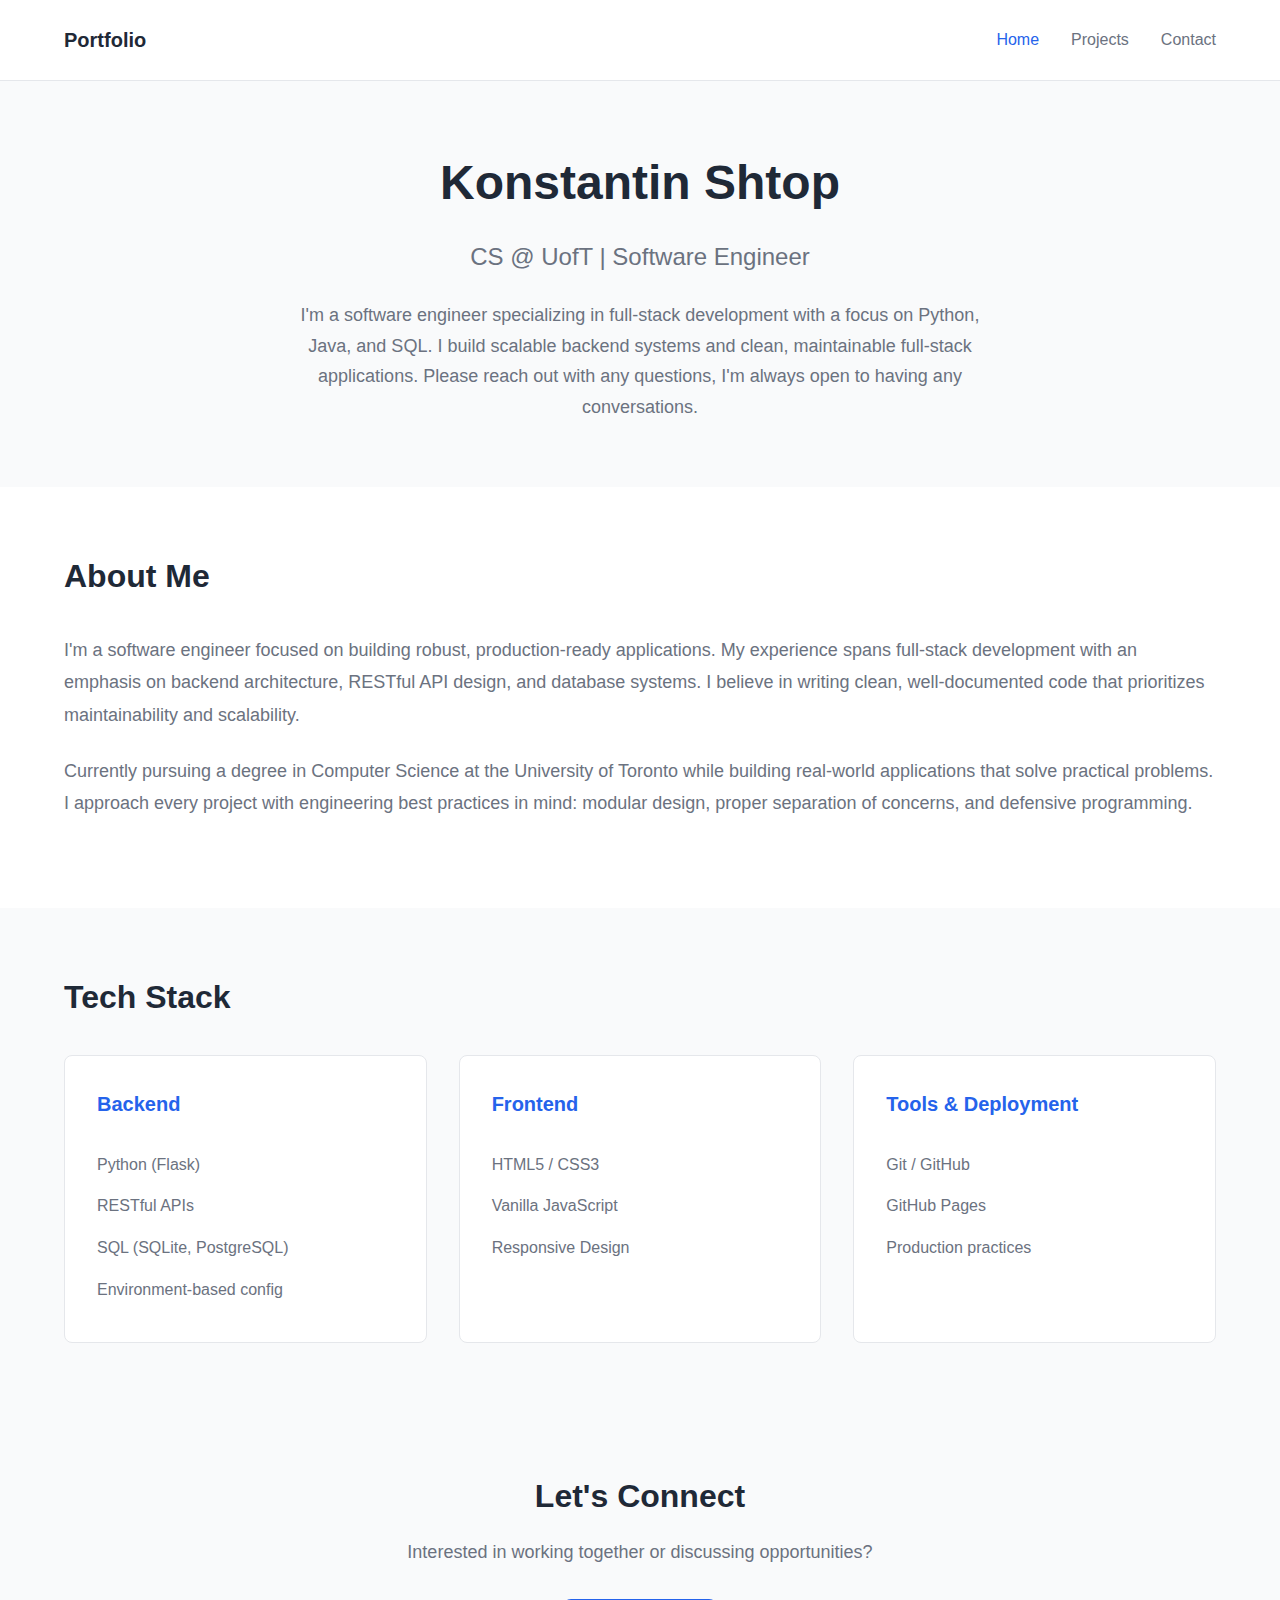
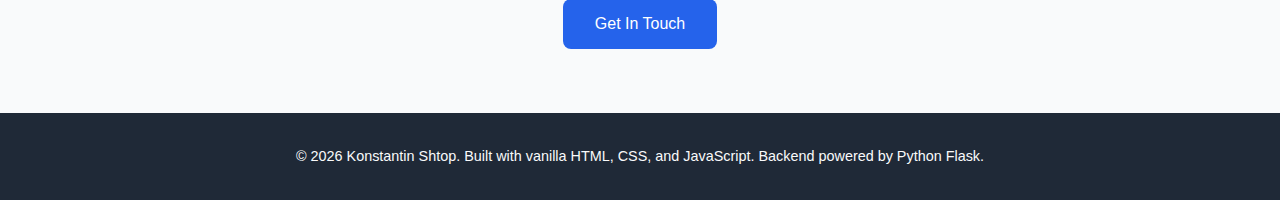
<file: index.html>
<!DOCTYPE html>
<html lang="en">
<head>
    <meta charset="UTF-8">
    <meta name="viewport" content="width=device-width, initial-scale=1.0">
    <meta name="description" content="Software Engineering Portfolio - Full-stack developer specializing in Python, SQL, and modern web technologies">
    <title>Portfolio | Software Engineer</title>
    <link rel="stylesheet" href="css/styles.css">
</head>
<body>
    <nav class="navbar">
        <div class="container">
            <div class="nav-brand">
                <a href="index.html">Portfolio</a>
            </div>
            <ul class="nav-links">
                <li><a href="index.html" class="active">Home</a></li>
                <li><a href="projects.html">Projects</a></li>
                <li><a href="contact.html">Contact</a></li>
            </ul>
        </div>
    </nav>

    <main>
        <section class="hero">
            <div class="container">
                <h1 class="hero-title">Konstantin Shtop</h1>
                <p class="hero-subtitle">CS @ UofT | Software Engineer</p>
                <p class="hero-description">
                    I'm a software engineer specializing in full-stack development with a focus on Python, Java, and SQL.
                    I build scalable backend systems and clean, maintainable full-stack applications.
                    Please reach out with any questions, I'm always open to having any conversations.
                </p>
            </div>
        </section>

        <section class="about">
            <div class="container">
                <h2>About Me</h2>
                <p>
                    I'm a software engineer focused on building robust, production-ready applications.
                    My experience spans full-stack development with an emphasis on backend architecture,
                    RESTful API design, and database systems. I believe in writing clean, well-documented
                    code that prioritizes maintainability and scalability.
                </p>
                <p>
                    Currently pursuing a degree in Computer Science at the University of Toronto while building real-world applications
                    that solve practical problems. I approach every project with engineering best practices
                    in mind: modular design, proper separation of concerns, and defensive programming.
                </p>
            </div>
        </section>

        <section class="tech-stack">
            <div class="container">
                <h2>Tech Stack</h2>
                <div class="tech-grid">
                    <div class="tech-category">
                        <h3>Backend</h3>
                        <ul>
                            <li>Python (Flask)</li>
                            <li>RESTful APIs</li>
                            <li>SQL (SQLite, PostgreSQL)</li>
                            <li>Environment-based config</li>
                        </ul>
                    </div>
                    <div class="tech-category">
                        <h3>Frontend</h3>
                        <ul>
                            <li>HTML5 / CSS3</li>
                            <li>Vanilla JavaScript</li>
                            <li>Responsive Design</li>
                        </ul>
                    </div>
                    <div class="tech-category">
                        <h3>Tools & Deployment</h3>
                        <ul>
                            <li>Git / GitHub</li>
                            <li>GitHub Pages</li>
                            <li>Production practices</li>
                        </ul>
                    </div>
                </div>
            </div>
        </section>

        <section class="cta">
            <div class="container">
                <h2>Let's Connect</h2>
                <p>Interested in working together or discussing opportunities?</p>
                <a href="contact.html" class="btn-primary">Get In Touch</a>
            </div>
        </section>
    </main>

    <footer>
        <div class="container">
            <p>&copy; 2026 Konstantin Shtop. Built with vanilla HTML, CSS, and JavaScript. Backend powered by Python Flask.</p>
        </div>
    </footer>
</body>
</html>
</file>
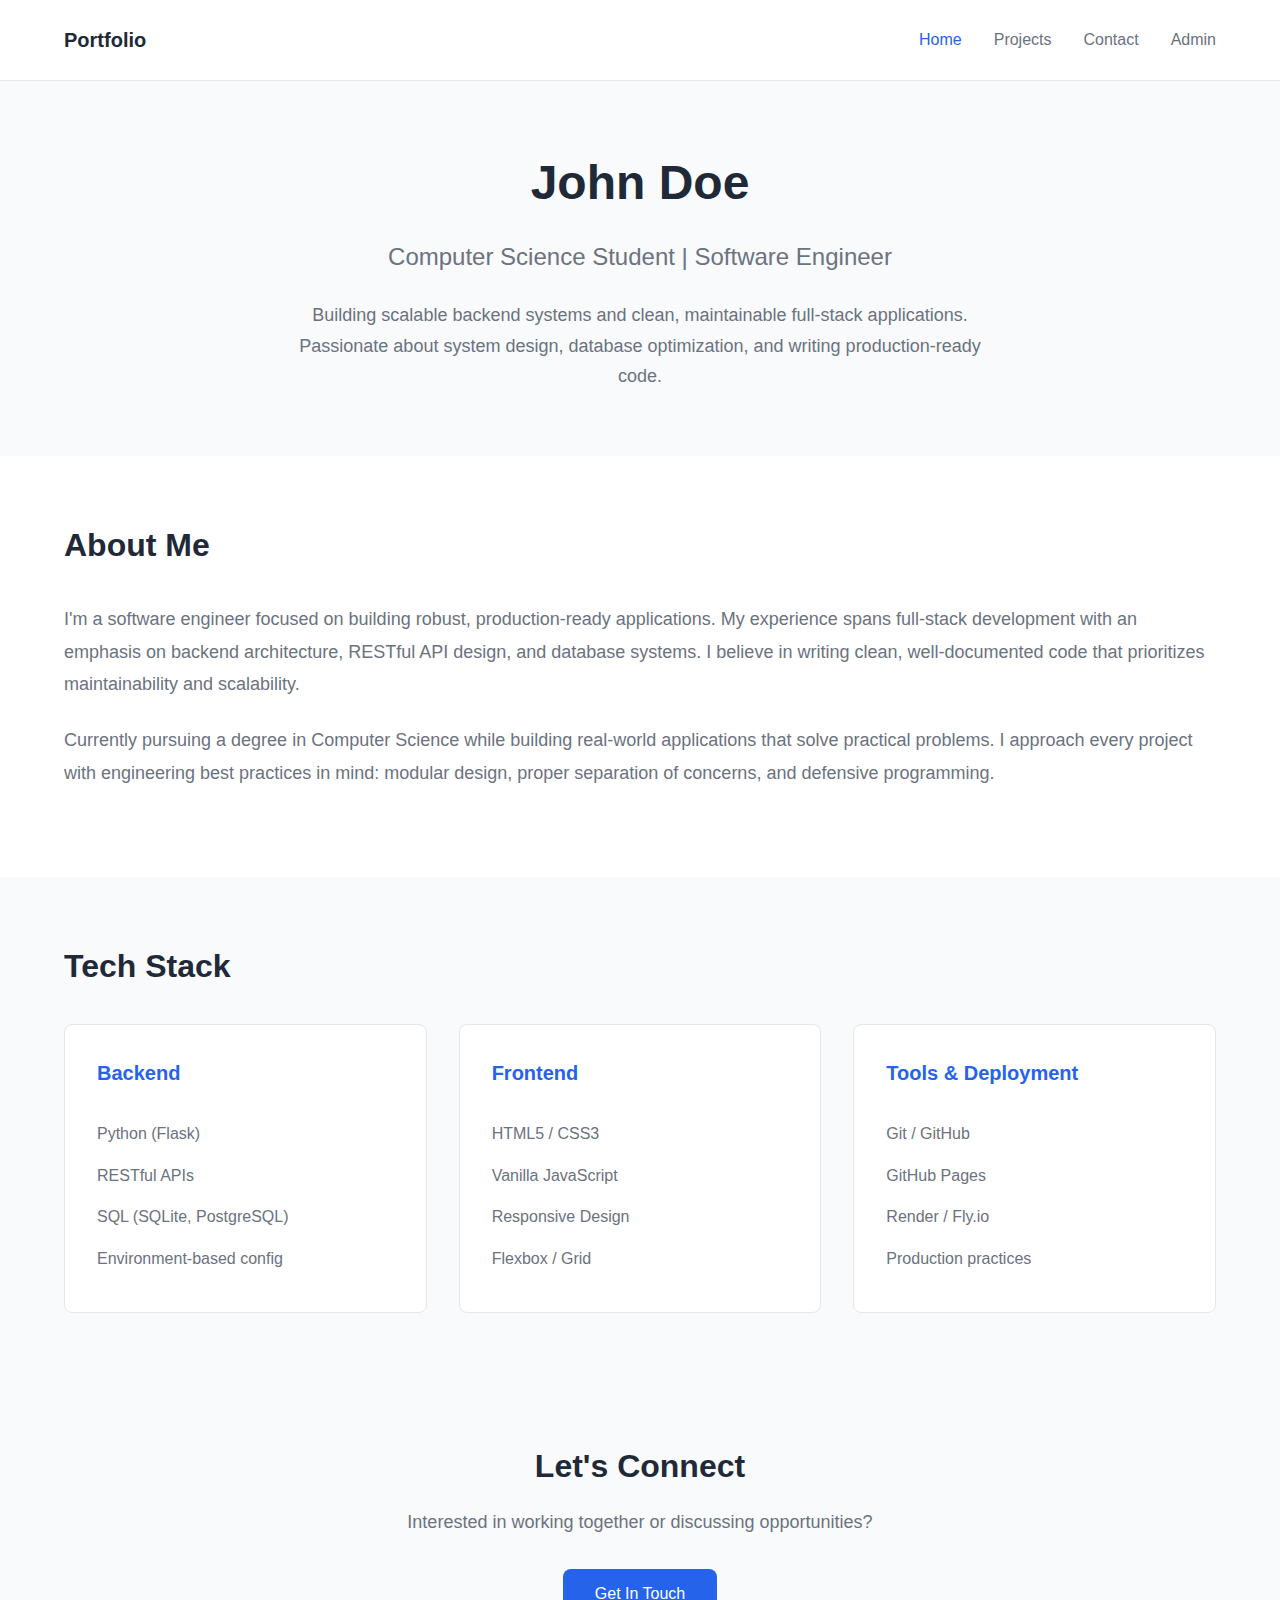
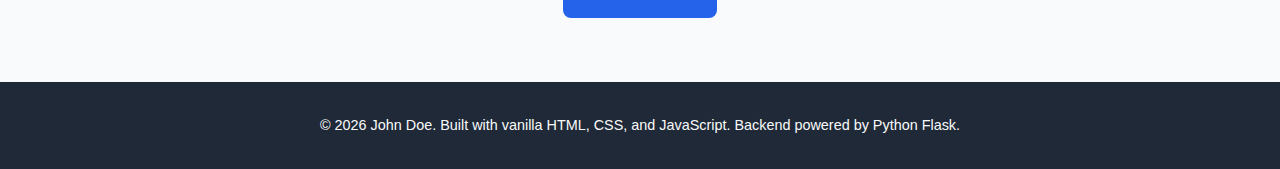
<file: frontend/index.html>
<!DOCTYPE html>
<html lang="en">
<head>
    <meta charset="UTF-8">
    <meta name="viewport" content="width=device-width, initial-scale=1.0">
    <meta name="description" content="Software Engineering Portfolio - Full-stack developer specializing in Python, SQL, and modern web technologies">
    <title>Portfolio | Software Engineer</title>
    <link rel="stylesheet" href="css/styles.css">
</head>
<body>
    <nav class="navbar">
        <div class="container">
            <div class="nav-brand">
                <a href="index.html">Portfolio</a>
            </div>
            <ul class="nav-links">
                <li><a href="index.html" class="active">Home</a></li>
                <li><a href="projects.html">Projects</a></li>
                <li><a href="contact.html">Contact</a></li>
                <li><a href="admin.html">Admin</a></li>
            </ul>
        </div>
    </nav>

    <main>
        <section class="hero">
            <div class="container">
                <h1 class="hero-title">John Doe</h1>
                <p class="hero-subtitle">Computer Science Student | Software Engineer</p>
                <p class="hero-description">
                    Building scalable backend systems and clean, maintainable full-stack applications.
                    Passionate about system design, database optimization, and writing production-ready code.
                </p>
            </div>
        </section>

        <section class="about">
            <div class="container">
                <h2>About Me</h2>
                <p>
                    I'm a software engineer focused on building robust, production-ready applications.
                    My experience spans full-stack development with an emphasis on backend architecture,
                    RESTful API design, and database systems. I believe in writing clean, well-documented
                    code that prioritizes maintainability and scalability.
                </p>
                <p>
                    Currently pursuing a degree in Computer Science while building real-world applications
                    that solve practical problems. I approach every project with engineering best practices
                    in mind: modular design, proper separation of concerns, and defensive programming.
                </p>
            </div>
        </section>

        <section class="tech-stack">
            <div class="container">
                <h2>Tech Stack</h2>
                <div class="tech-grid">
                    <div class="tech-category">
                        <h3>Backend</h3>
                        <ul>
                            <li>Python (Flask)</li>
                            <li>RESTful APIs</li>
                            <li>SQL (SQLite, PostgreSQL)</li>
                            <li>Environment-based config</li>
                        </ul>
                    </div>
                    <div class="tech-category">
                        <h3>Frontend</h3>
                        <ul>
                            <li>HTML5 / CSS3</li>
                            <li>Vanilla JavaScript</li>
                            <li>Responsive Design</li>
                            <li>Flexbox / Grid</li>
                        </ul>
                    </div>
                    <div class="tech-category">
                        <h3>Tools & Deployment</h3>
                        <ul>
                            <li>Git / GitHub</li>
                            <li>GitHub Pages</li>
                            <li>Render / Fly.io</li>
                            <li>Production practices</li>
                        </ul>
                    </div>
                </div>
            </div>
        </section>

        <section class="cta">
            <div class="container">
                <h2>Let's Connect</h2>
                <p>Interested in working together or discussing opportunities?</p>
                <a href="contact.html" class="btn-primary">Get In Touch</a>
            </div>
        </section>
    </main>

    <footer>
        <div class="container">
            <p>&copy; 2026 John Doe. Built with vanilla HTML, CSS, and JavaScript. Backend powered by Python Flask.</p>
        </div>
    </footer>
</body>
</html>
</file>
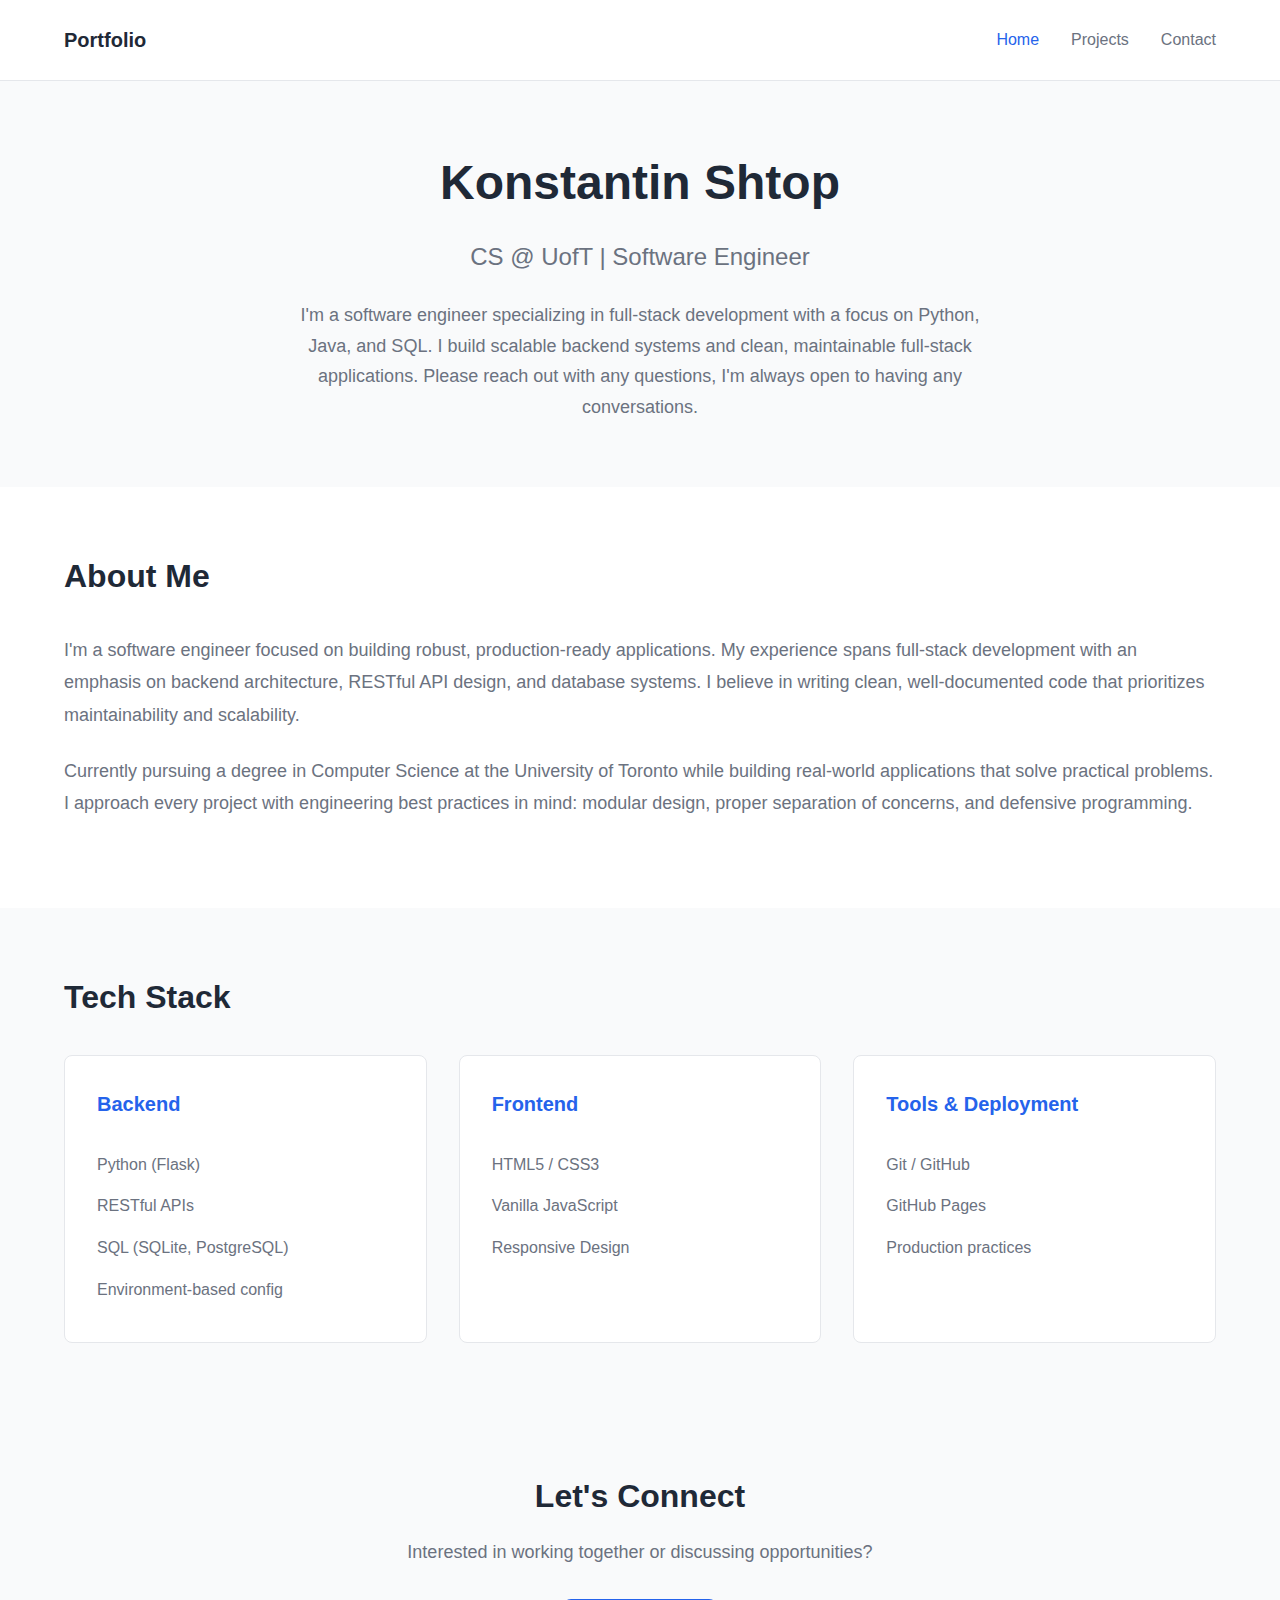
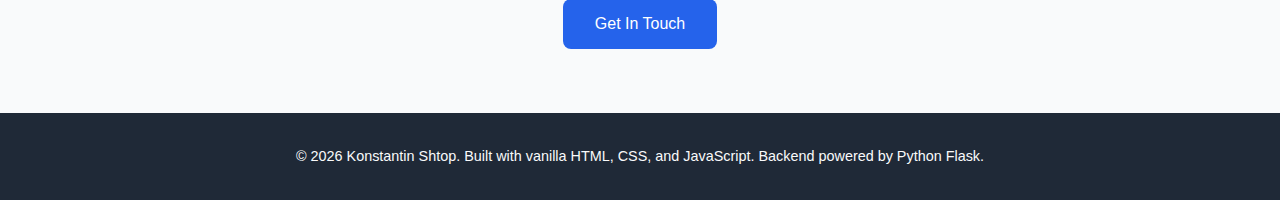
<file: admin.html>
<!DOCTYPE html>
<html lang="en">
<head>
    <meta charset="UTF-8">
    <meta name="viewport" content="width=device-width, initial-scale=1.0">
    <meta name="description" content="Admin - Manage portfolio projects">
    <title>Admin | Software Engineer Portfolio</title>
    <link rel="stylesheet" href="css/styles.css">
</head>
<body>
    <nav class="navbar">
        <div class="container">
            <div class="nav-brand">
                <a href="index.html">Portfolio</a>
            </div>
            <ul class="nav-links">
                <li><a href="index.html">Home</a></li>
                <li><a href="projects.html">Projects</a></li>
                <li><a href="contact.html">Contact</a></li>
                <li><a href="chat.html">AI Chat</a></li>
            </ul>
        </div>
    </nav>

    <main>
        <section class="page-header">
            <div class="container">
                <h1>Admin Panel</h1>
                <p>Add new projects to your portfolio</p>
            </div>
        </section>

        <section class="admin-section">
            <div class="container">
                <div class="admin-notice">
                    <p><strong>Security Notice:</strong> This admin panel has no authentication by design for portfolio demonstration purposes. In a production environment, this would include proper authentication, authorization, and CSRF protection.</p>
                </div>

                <div class="admin-form-container">
                    <h2>Add New Project</h2>
                    
                    <div id="admin-message" class="form-message" style="display: none;"></div>

                    <div id="project-form-wrapper">
                        <div class="form-group">
                            <label for="project-title">Project Title *</label>
                            <input 
                                type="text" 
                                id="project-title" 
                                name="title" 
                                required 
                                placeholder="e.g., Real-time Chat Application"
                                maxlength="200"
                            >
                        </div>

                        <div class="form-group">
                            <label for="project-description">Description / Problem Statement *</label>
                            <textarea 
                                id="project-description" 
                                name="description" 
                                required 
                                rows="6" 
                                placeholder="Describe the problem this project solves and your technical approach..."
                                maxlength="2000"
                            ></textarea>
                            <small>Include: Problem statement, technical approach, and key features</small>
                        </div>

                        <div class="form-group">
                            <label for="project-tech">Tech Stack *</label>
                            <input 
                                type="text" 
                                id="project-tech" 
                                name="tech_stack" 
                                required 
                                placeholder="e.g., Python, Flask, WebSocket, PostgreSQL, Redis"
                                maxlength="300"
                            >
                            <small>Comma-separated list of technologies used</small>
                        </div>

                        <div class="form-group">
                            <label for="project-github">GitHub URL</label>
                            <input 
                                type="url" 
                                id="project-github" 
                                name="github_url" 
                                placeholder="https://github.com/yourusername/project-name"
                                maxlength="300"
                            >
                            <small>Optional: Link to project repository</small>
                        </div>

                        <button 
                            type="button" 
                            id="submit-project-btn" 
                            class="btn-primary"
                            onclick="submitProject()"
                        >
                            Add Project
                        </button>
                    </div>
                </div>
            </div>
        </section>
    </main>

    <footer>
        <div class="container">
            <p>&copy; 2026 Konstantin Shtop. Built with vanilla HTML, CSS, and JavaScript. Backend powered by Python Flask.</p>
        </div>
    </footer>

    <script src="js/main.js"></script>
    
    <!-- SECURE PASSWORD PROTECTION -->
    <script>
        // Password is stored securely on backend, not in code
        let adminToken = sessionStorage.getItem('admin_token');
        
        async function checkAdminAccess() {
            // If already authenticated this session
            if (adminToken) {
                return true;
            }
            
            // Prompt for password
            const password = prompt("🔐 Admin Access Required\n\nEnter password:");
            
            if (password === null) {
                // User clicked cancel
                window.location.href = "index.html";
                return false;
            }
            
            // Verify password with backend
            try {
                const response = await fetch(`${API_BASE_URL}/api/admin/verify`, {
                    method: 'POST',
                    headers: {'Content-Type': 'application/json'},
                    body: JSON.stringify({password: password})
                });
                
                const data = await response.json();
                
                if (response.ok && data.success) {
                    // Store token for this session
                    adminToken = data.token;
                    sessionStorage.setItem('admin_token', adminToken);
                    return true;
                } else {
                    alert("❌ Incorrect password. Access denied.");
                    window.location.href = "index.html";
                    return false;
                }
                
            } catch (error) {
                console.error('Admin verification error:', error);
                alert("❌ Unable to verify password. Please try again.");
                window.location.href = "index.html";
                return false;
            }
        }
        
        // Check on page load
        window.addEventListener('DOMContentLoaded', async () => {
            const hasAccess = await checkAdminAccess();
            if (!hasAccess) {
                document.body.innerHTML = '<div style="text-align:center;margin-top:50px;"><h2>Access Denied</h2><p><a href="index.html">Return Home</a></p></div>';
            }
        });
        
        // Protect the submit function
        const originalSubmit = window.submitProject;
        window.submitProject = async function() {
            const hasAccess = await checkAdminAccess();
            if (hasAccess) {
                originalSubmit();
            }
        };
    </script>
</body>
</html>
</file>
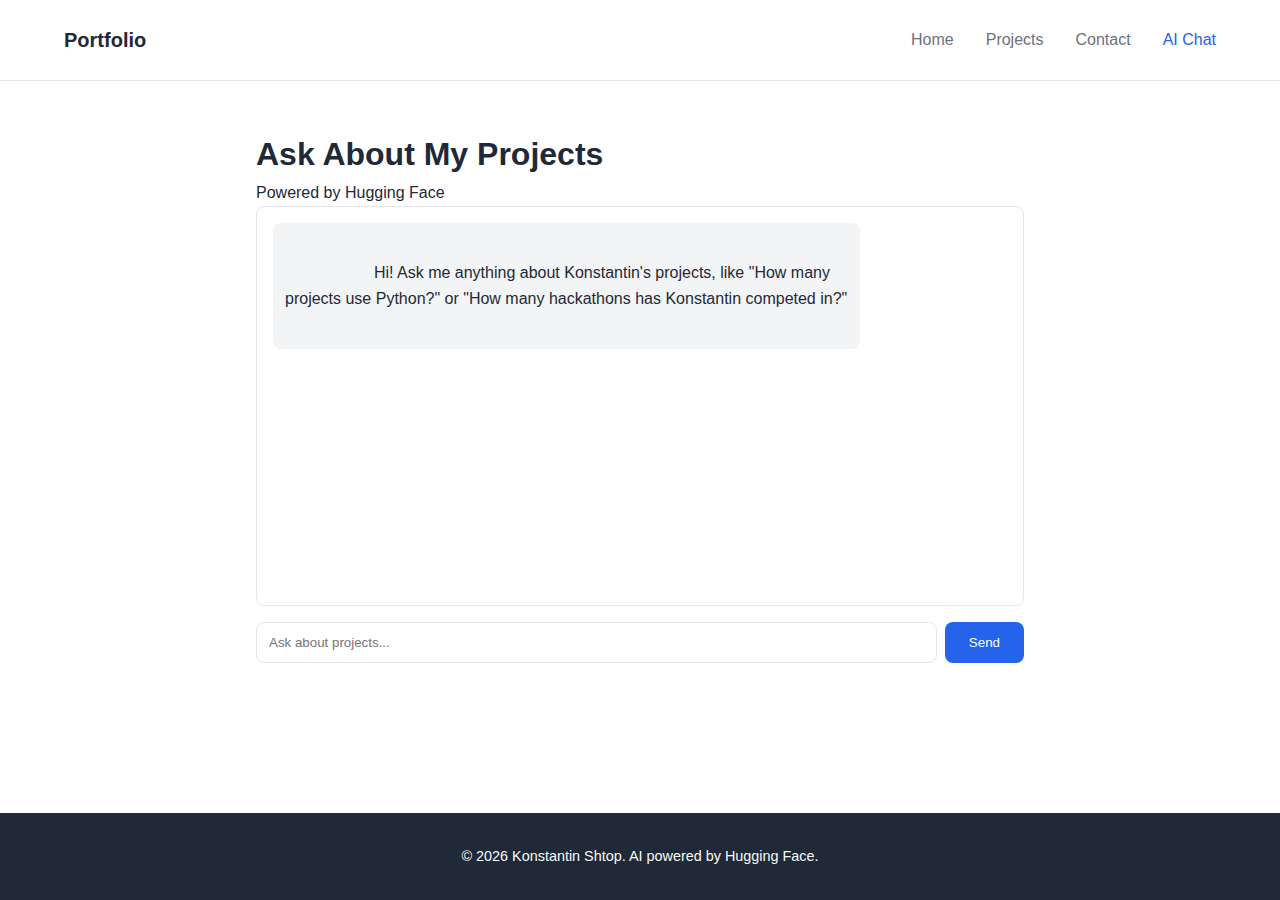
<file: chat.html>
<!DOCTYPE html>
<html lang="en">
<head>
    <meta charset="UTF-8">
    <meta name="viewport" content="width=device-width, initial-scale=1.0">
    <title>AI Chat | Portfolio</title>
    <link rel="stylesheet" href="css/styles.css">
    <style>
        .chat-container {
            max-width: 800px;
            margin: 2rem auto;
            padding: 1rem;
        }
        .chat-box {
            border: 1px solid #e5e7eb;
            border-radius: 8px;
            height: 400px;
            overflow-y: auto;
            padding: 1rem;
            margin-bottom: 1rem;
            background: white;
        }
        .message {
            margin-bottom: 1rem;
            padding: 0.75rem;
            border-radius: 8px;
            max-width: 80%;
            white-space: pre-wrap; /* render \n from AI responses */
        }
        .message.user {
            background: #2563eb;
            color: white;
            margin-left: auto;
        }
        .message.assistant {
            background: #f3f4f6;
        }
        .chat-input-container {
            display: flex;
            gap: 0.5rem;
        }
        .chat-input {
            flex: 1;
            padding: 0.75rem;
            border: 1px solid #e5e7eb;
            border-radius: 8px;
        }
        .send-button {
            padding: 0.75rem 1.5rem;
            background: #2563eb;
            color: white;
            border: none;
            border-radius: 8px;
            cursor: pointer;
        }
        .send-button:disabled {
            background: #9ca3af;
        }
    </style>
</head>
<body>
    <nav class="navbar">
        <div class="container">
            <div class="nav-brand">
                <a href="index.html">Portfolio</a>
            </div>
            <ul class="nav-links">
                <li><a href="index.html">Home</a></li>
                <li><a href="projects.html">Projects</a></li>
                <li><a href="contact.html">Contact</a></li>
                <li><a href="chat.html" class="active">AI Chat</a></li>
            </ul>
        </div>
    </nav>

    <main>
        <div class="chat-container">
            <h1>Ask About My Projects</h1>
            <p>Powered by Hugging Face</p>
            
            <div class="chat-box" id="chat-box">
                <div class="message assistant">
                    Hi! Ask me anything about Konstantin's projects, like "How many projects use Python?" or "How many hackathons has Konstantin competed in?"
                </div>
            </div>
            
            <div class="chat-input-container">
                <input 
                    type="text" 
                    id="chat-input" 
                    class="chat-input" 
                    placeholder="Ask about projects..."
                    onkeypress="if(event.key==='Enter') sendMessage()"
                >
                <button id="send-button" class="send-button" onclick="sendMessage()">Send</button>
            </div>
        </div>
    </main>

   <footer>
        <div class="container">
            <p>&copy; 2026 Konstantin Shtop. AI powered by Hugging Face.</p>
        </div>
    </footer>

    <script src="js/main.js"></script>
    <script>
        const chatBox = document.getElementById('chat-box');
        const chatInput = document.getElementById('chat-input');
        const sendButton = document.getElementById('send-button');
        
        function addMessage(text, isUser) {
            const msg = document.createElement('div');
            msg.className = `message ${isUser ? 'user' : 'assistant'}`;
            msg.textContent = text;
            chatBox.appendChild(msg);
            chatBox.scrollTop = chatBox.scrollHeight;
        }
        
        async function sendMessage() {
            const question = chatInput.value.trim();
            if (!question) return;
            
            addMessage(question, true);
            chatInput.value = '';
            sendButton.disabled = true;
            
            try {
                const response = await fetch(`${API_BASE_URL}/api/chat`, {
                    method: 'POST',
                    headers: {'Content-Type': 'application/json'},
                    body: JSON.stringify({question})
                });
                
                const data = await response.json();
                addMessage(data.answer, false);
                
            } catch (error) {
                addMessage('Sorry, I encountered an error.', false);
            } finally {
                sendButton.disabled = false;
                chatInput.focus();
            }
        }
    </script>
</body>
</html>
</file>
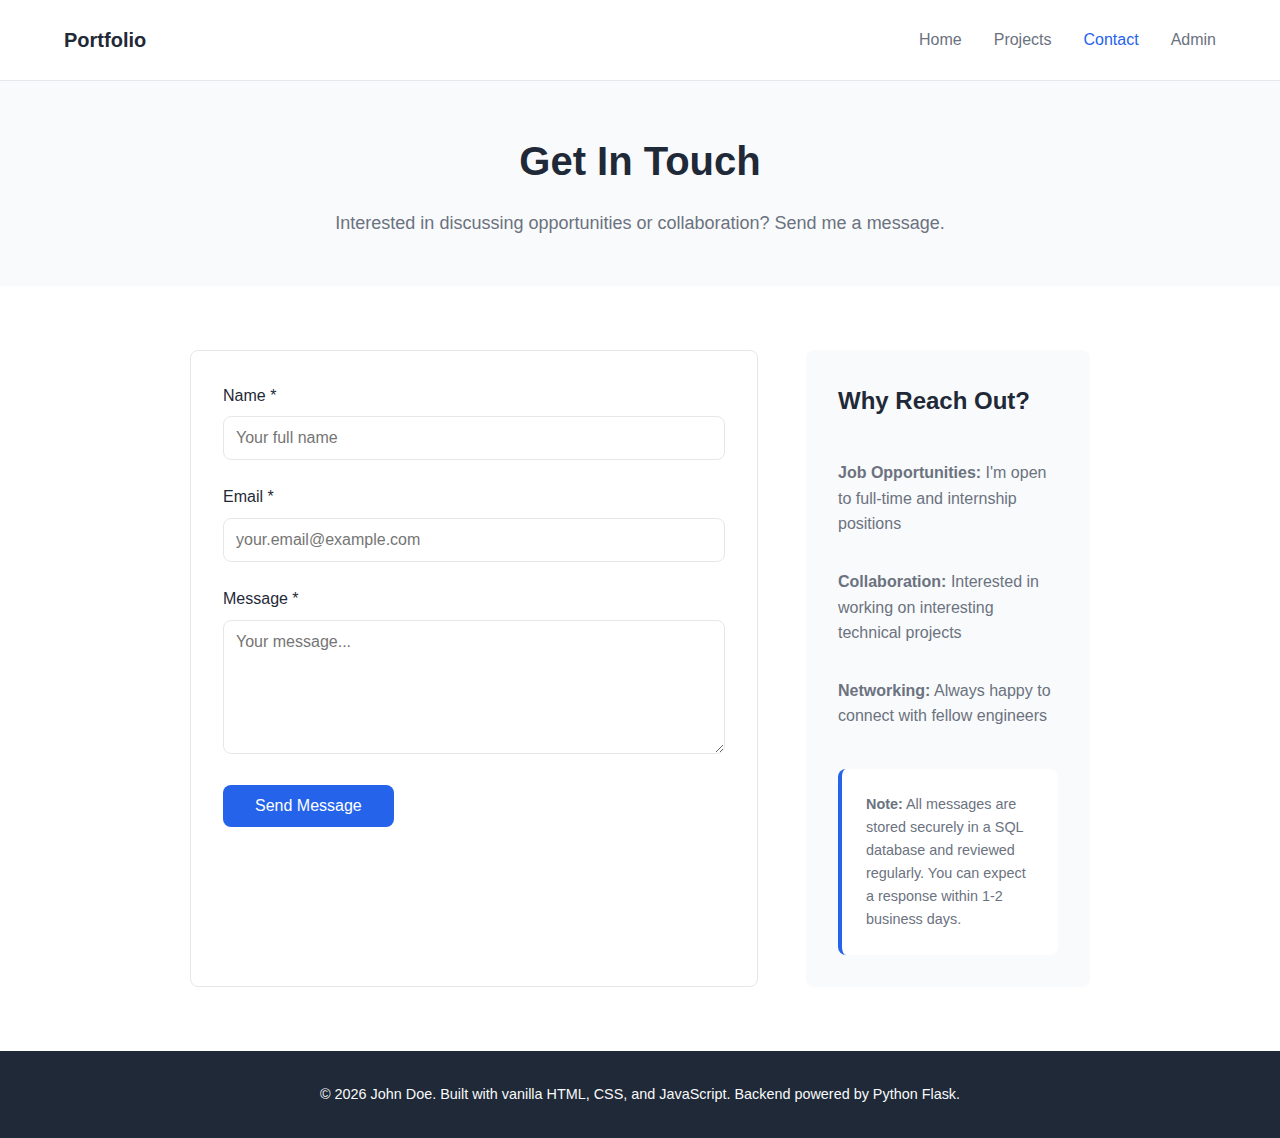
<file: contact.html>
<!DOCTYPE html>
<html lang="en">
<head>
    <meta charset="UTF-8">
    <meta name="viewport" content="width=device-width, initial-scale=1.0">
    <meta name="description" content="Contact - Get in touch for software engineering opportunities">
    <title>Contact | Software Engineer Portfolio</title>
    <link rel="stylesheet" href="css/styles.css">
</head>
<body>
    <nav class="navbar">
        <div class="container">
            <div class="nav-brand">
                <a href="index.html">Portfolio</a>
            </div>
            <ul class="nav-links">
                <li><a href="index.html">Home</a></li>
                <li><a href="projects.html">Projects</a></li>
                <li><a href="contact.html" class="active">Contact</a></li>
                <li><a href="admin.html">Admin</a></li>
            </ul>
        </div>
    </nav>

    <main>
        <section class="page-header">
            <div class="container">
                <h1>Get In Touch</h1>
                <p>Interested in discussing opportunities or collaboration? Send me a message.</p>
            </div>
        </section>

        <section class="contact-section">
            <div class="container">
                <div class="contact-wrapper">
                    <div class="contact-form-container">
                        <div id="form-message" class="form-message" style="display: none;"></div>
                        
                        <div id="contact-form-wrapper">
                            <div class="form-group">
                                <label for="name">Name *</label>
                                <input 
                                    type="text" 
                                    id="name" 
                                    name="name" 
                                    required 
                                    placeholder="Your full name"
                                    maxlength="100"
                                >
                            </div>

                            <div class="form-group">
                                <label for="email">Email *</label>
                                <input 
                                    type="email" 
                                    id="email" 
                                    name="email" 
                                    required 
                                    placeholder="your.email@example.com"
                                    maxlength="100"
                                >
                            </div>

                            <div class="form-group">
                                <label for="message">Message *</label>
                                <textarea 
                                    id="message" 
                                    name="message" 
                                    required 
                                    rows="6" 
                                    placeholder="Your message..."
                                    maxlength="1000"
                                ></textarea>
                            </div>

                            <button 
                                type="button" 
                                id="submit-btn" 
                                class="btn-primary"
                                onclick="submitContactForm()"
                            >
                                Send Message
                            </button>
                        </div>
                    </div>

                    <div class="contact-info">
                        <h3>Why Reach Out?</h3>
                        <ul>
                            <li><strong>Job Opportunities:</strong> I'm open to full-time and internship positions</li>
                            <li><strong>Collaboration:</strong> Interested in working on interesting technical projects</li>
                            <li><strong>Networking:</strong> Always happy to connect with fellow engineers</li>
                        </ul>
                        
                        <div class="contact-note">
                            <p><strong>Note:</strong> All messages are stored securely in a SQL database and reviewed regularly. You can expect a response within 1-2 business days.</p>
                        </div>
                    </div>
                </div>
            </div>
        </section>
    </main>

    <footer>
        <div class="container">
            <p>&copy; 2026 John Doe. Built with vanilla HTML, CSS, and JavaScript. Backend powered by Python Flask.</p>
        </div>
    </footer>

    <script src="js/main.js"></script>
</body>
</html>
</file>
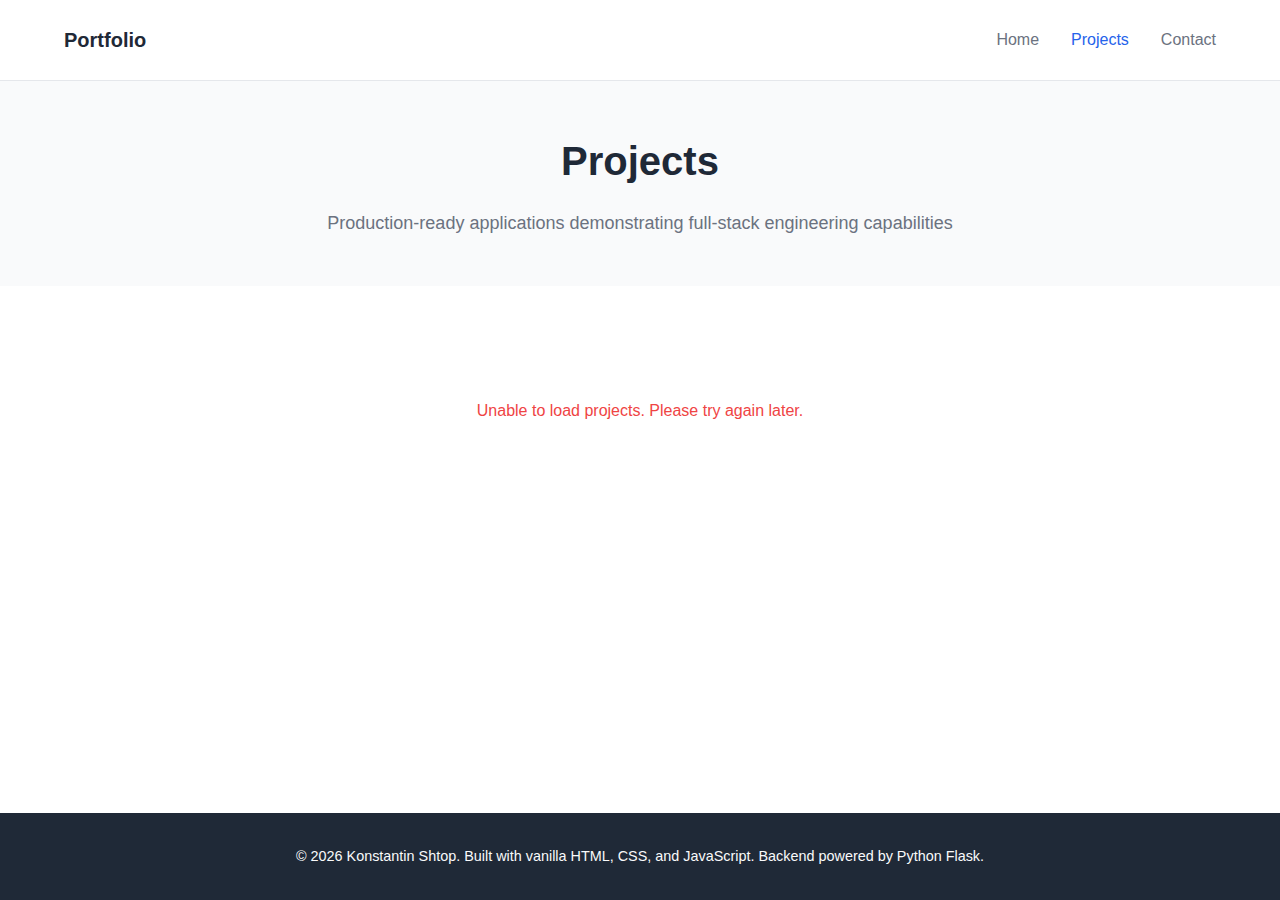
<file: projects.html>
<!DOCTYPE html>
<html lang="en">
<head>
    <meta charset="UTF-8">
    <meta name="viewport" content="width=device-width, initial-scale=1.0">
    <meta name="description" content="Software Engineering Projects - Full-stack applications built with Python, SQL, and modern web technologies">
    <title>Projects | Software Engineer Portfolio</title>
    <link rel="stylesheet" href="css/styles.css">
</head>
<body>
    <nav class="navbar">
        <div class="container">
            <div class="nav-brand">
                <a href="index.html">Portfolio</a>
            </div>
            <ul class="nav-links">
                <li><a href="index.html">Home</a></li>
                <li><a href="projects.html" class="active">Projects</a></li>
                <li><a href="contact.html">Contact</a></li>
            </ul>
        </div>
    </nav>

    <main>
        <section class="page-header">
            <div class="container">
                <h1>Projects</h1>
                <p>Production-ready applications demonstrating full-stack engineering capabilities</p>
            </div>
        </section>

        <section class="projects-section">
            <div class="container">
                <!-- Loading state -->
                <div id="loading" class="loading">
                    <p>Loading projects...</p>
                </div>

                <!-- Error state -->
                <div id="error" class="error-message" style="display: none;">
                    <p>Unable to load projects. Please try again later.</p>
                </div>

                <!-- Projects container - populated by JavaScript -->
                <div id="projects-container" class="projects-grid">
                    <!-- Projects will be dynamically inserted here -->
                </div>

                <!-- Empty state -->
                <div id="empty-state" class="empty-state" style="display: none;">
                    <p>No projects available yet. Check back soon!</p>
                </div>
            </div>
        </section>
    </main>

    <footer>
        <div class="container">
            <p>&copy; 2026 Konstantin Shtop. Built with vanilla HTML, CSS, and JavaScript. Backend powered by Python Flask.</p>
        </div>
    </footer>

    <script src="js/main.js"></script>
    <script>
        // Load projects when page loads
        document.addEventListener('DOMContentLoaded', () => {
            loadProjects();
        });
    </script>
</body>
</html>
</file>
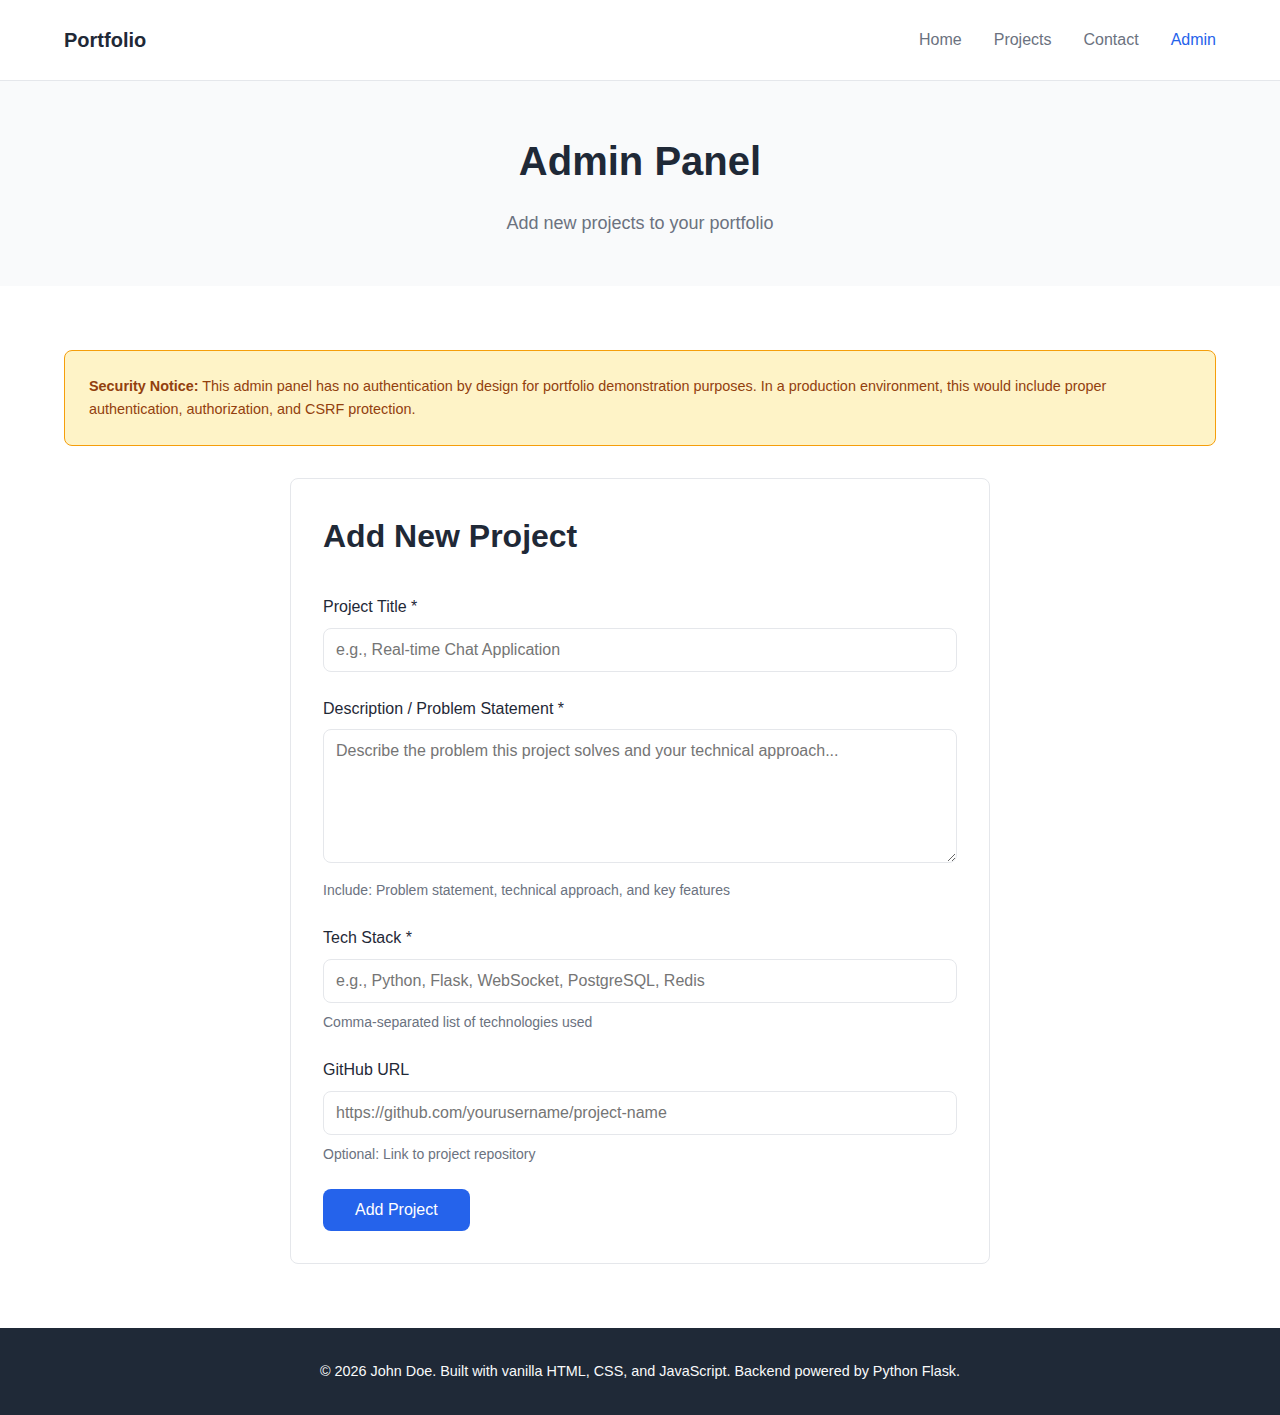
<file: frontend/admin.html>
<!DOCTYPE html>
<html lang="en">
<head>
    <meta charset="UTF-8">
    <meta name="viewport" content="width=device-width, initial-scale=1.0">
    <meta name="description" content="Admin - Manage portfolio projects">
    <title>Admin | Software Engineer Portfolio</title>
    <link rel="stylesheet" href="css/styles.css">
</head>
<body>
    <nav class="navbar">
        <div class="container">
            <div class="nav-brand">
                <a href="index.html">Portfolio</a>
            </div>
            <ul class="nav-links">
                <li><a href="index.html">Home</a></li>
                <li><a href="projects.html">Projects</a></li>
                <li><a href="contact.html">Contact</a></li>
                <li><a href="admin.html" class="active">Admin</a></li>
            </ul>
        </div>
    </nav>

    <main>
        <section class="page-header">
            <div class="container">
                <h1>Admin Panel</h1>
                <p>Add new projects to your portfolio</p>
            </div>
        </section>

        <section class="admin-section">
            <div class="container">
                <div class="admin-notice">
                    <p><strong>Security Notice:</strong> This admin panel has no authentication by design for portfolio demonstration purposes. In a production environment, this would include proper authentication, authorization, and CSRF protection.</p>
                </div>

                <div class="admin-form-container">
                    <h2>Add New Project</h2>
                    
                    <div id="admin-message" class="form-message" style="display: none;"></div>

                    <div id="project-form-wrapper">
                        <div class="form-group">
                            <label for="project-title">Project Title *</label>
                            <input 
                                type="text" 
                                id="project-title" 
                                name="title" 
                                required 
                                placeholder="e.g., Real-time Chat Application"
                                maxlength="200"
                            >
                        </div>

                        <div class="form-group">
                            <label for="project-description">Description / Problem Statement *</label>
                            <textarea 
                                id="project-description" 
                                name="description" 
                                required 
                                rows="6" 
                                placeholder="Describe the problem this project solves and your technical approach..."
                                maxlength="2000"
                            ></textarea>
                            <small>Include: Problem statement, technical approach, and key features</small>
                        </div>

                        <div class="form-group">
                            <label for="project-tech">Tech Stack *</label>
                            <input 
                                type="text" 
                                id="project-tech" 
                                name="tech_stack" 
                                required 
                                placeholder="e.g., Python, Flask, WebSocket, PostgreSQL, Redis"
                                maxlength="300"
                            >
                            <small>Comma-separated list of technologies used</small>
                        </div>

                        <div class="form-group">
                            <label for="project-github">GitHub URL</label>
                            <input 
                                type="url" 
                                id="project-github" 
                                name="github_url" 
                                placeholder="https://github.com/yourusername/project-name"
                                maxlength="300"
                            >
                            <small>Optional: Link to project repository</small>
                        </div>

                        <button 
                            type="button" 
                            id="submit-project-btn" 
                            class="btn-primary"
                            onclick="submitProject()"
                        >
                            Add Project
                        </button>
                    </div>
                </div>
            </div>
        </section>
    </main>

    <footer>
        <div class="container">
            <p>&copy; 2026 John Doe. Built with vanilla HTML, CSS, and JavaScript. Backend powered by Python Flask.</p>
        </div>
    </footer>

    <script src="js/main.js"></script>
</body>
</html>
</file>
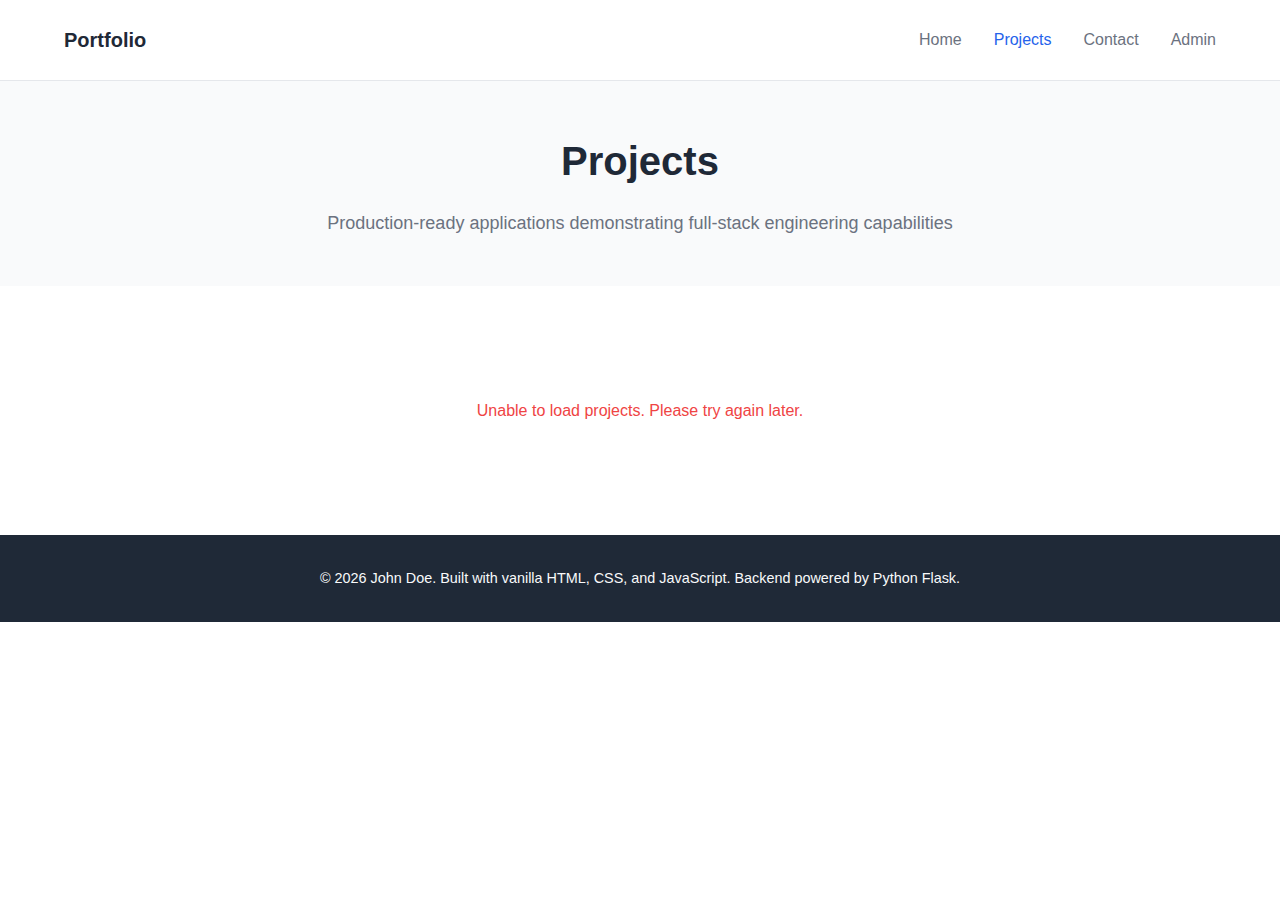
<file: frontend/projects.html>
<!DOCTYPE html>
<html lang="en">
<head>
    <meta charset="UTF-8">
    <meta name="viewport" content="width=device-width, initial-scale=1.0">
    <meta name="description" content="Software Engineering Projects - Full-stack applications built with Python, SQL, and modern web technologies">
    <title>Projects | Software Engineer Portfolio</title>
    <link rel="stylesheet" href="css/styles.css">
</head>
<body>
    <nav class="navbar">
        <div class="container">
            <div class="nav-brand">
                <a href="index.html">Portfolio</a>
            </div>
            <ul class="nav-links">
                <li><a href="index.html">Home</a></li>
                <li><a href="projects.html" class="active">Projects</a></li>
                <li><a href="contact.html">Contact</a></li>
                <li><a href="admin.html">Admin</a></li>
            </ul>
        </div>
    </nav>

    <main>
        <section class="page-header">
            <div class="container">
                <h1>Projects</h1>
                <p>Production-ready applications demonstrating full-stack engineering capabilities</p>
            </div>
        </section>

        <section class="projects-section">
            <div class="container">
                <!-- Loading state -->
                <div id="loading" class="loading">
                    <p>Loading projects...</p>
                </div>

                <!-- Error state -->
                <div id="error" class="error-message" style="display: none;">
                    <p>Unable to load projects. Please try again later.</p>
                </div>

                <!-- Projects container - populated by JavaScript -->
                <div id="projects-container" class="projects-grid">
                    <!-- Projects will be dynamically inserted here -->
                </div>

                <!-- Empty state -->
                <div id="empty-state" class="empty-state" style="display: none;">
                    <p>No projects available yet. Check back soon!</p>
                </div>
            </div>
        </section>
    </main>

    <footer>
        <div class="container">
            <p>&copy; 2026 John Doe. Built with vanilla HTML, CSS, and JavaScript. Backend powered by Python Flask.</p>
        </div>
    </footer>

    <script src="js/main.js"></script>
    <script>
        // Load projects when page loads
        document.addEventListener('DOMContentLoaded', () => {
            loadProjects();
        });
    </script>
</body>
</html>
</file>
<file: css/styles.css>
/* ===========================
   RESET & BASE STYLES
   =========================== */

* {
    margin: 0;
    padding: 0;
    box-sizing: border-box;
}

:root {
    /* Color palette - professional and minimal */
    --primary-color: #2563eb;
    --primary-dark: #1e40af;
    --text-primary: #1f2937;
    --text-secondary: #6b7280;
    --bg-white: #ffffff;
    --bg-light: #f9fafb;
    --border-color: #e5e7eb;
    --success-color: #10b981;
    --error-color: #ef4444;
    
    /* Typography */
    --font-main: -apple-system, BlinkMacSystemFont, 'Segoe UI', Roboto, 'Helvetica Neue', Arial, sans-serif;
    --font-mono: 'Courier New', Courier, monospace;
    
    /* Spacing */
    --spacing-xs: 0.5rem;
    --spacing-sm: 1rem;
    --spacing-md: 1.5rem;
    --spacing-lg: 2rem;
    --spacing-xl: 3rem;
    --spacing-2xl: 4rem;
    
    /* Layout */
    --max-width: 1200px;
    --border-radius: 8px;
}

body {
    font-family: var(--font-main);
    color: var(--text-primary);
    line-height: 1.6;
    background-color: var(--bg-white);
    /* Fix footer positioning */
    display: flex;
    flex-direction: column;
    min-height: 100vh;
}

main {
    flex: 1; /* Makes main take up available space, pushing footer down */
}

.container {
    max-width: var(--max-width);
    margin: 0 auto;
    padding: 0 var(--spacing-md);
}

/* ===========================
   NAVIGATION
   =========================== */

.navbar {
    background-color: var(--bg-white);
    border-bottom: 1px solid var(--border-color);
    padding: var(--spacing-md) 0;
    position: sticky;
    top: 0;
    z-index: 100;
}

.navbar .container {
    display: flex;
    justify-content: space-between;
    align-items: center;
}

.nav-brand a {
    font-size: 1.25rem;
    font-weight: 600;
    color: var(--text-primary);
    text-decoration: none;
}

.nav-links {
    display: flex;
    list-style: none;
    gap: var(--spacing-lg);
}

.nav-links a {
    color: var(--text-secondary);
    text-decoration: none;
    font-weight: 500;
    transition: color 0.2s;
}

.nav-links a:hover,
.nav-links a.active {
    color: var(--primary-color);
}

/* ===========================
   HERO SECTION
   =========================== */

.hero {
    padding: var(--spacing-2xl) 0;
    text-align: center;
    background-color: var(--bg-light);
}

.hero-title {
    font-size: 3rem;
    font-weight: 700;
    margin-bottom: var(--spacing-sm);
    color: var(--text-primary);
}

.hero-subtitle {
    font-size: 1.5rem;
    color: var(--text-secondary);
    margin-bottom: var(--spacing-md);
}

.hero-description {
    font-size: 1.125rem;
    color: var(--text-secondary);
    max-width: 700px;
    margin: 0 auto;
    line-height: 1.7;
}

/* ===========================
   SECTIONS
   =========================== */

section {
    padding: var(--spacing-2xl) 0;
}

.page-header {
    background-color: var(--bg-light);
    padding: var(--spacing-xl) 0;
    text-align: center;
}

.page-header h1 {
    font-size: 2.5rem;
    margin-bottom: var(--spacing-sm);
}

.page-header p {
    font-size: 1.125rem;
    color: var(--text-secondary);
}

h2 {
    font-size: 2rem;
    margin-bottom: var(--spacing-lg);
    color: var(--text-primary);
}

h3 {
    font-size: 1.5rem;
    margin-bottom: var(--spacing-md);
    color: var(--text-primary);
}

/* ===========================
   ABOUT SECTION
   =========================== */

.about p {
    font-size: 1.125rem;
    color: var(--text-secondary);
    margin-bottom: var(--spacing-md);
    line-height: 1.8;
}

/* ===========================
   TECH STACK
   =========================== */

.tech-stack {
    background-color: var(--bg-light);
}

.tech-grid {
    display: grid;
    grid-template-columns: repeat(auto-fit, minmax(280px, 1fr));
    gap: var(--spacing-lg);
}

.tech-category {
    background-color: var(--bg-white);
    padding: var(--spacing-lg);
    border-radius: var(--border-radius);
    border: 1px solid var(--border-color);
}

.tech-category h3 {
    font-size: 1.25rem;
    margin-bottom: var(--spacing-md);
    color: var(--primary-color);
}

.tech-category ul {
    list-style: none;
}

.tech-category li {
    padding: var(--spacing-xs) 0;
    color: var(--text-secondary);
}

/* ===========================
   PROJECTS
   =========================== */

.projects-grid {
    display: grid;
    grid-template-columns: repeat(auto-fill, minmax(350px, 1fr));
    gap: var(--spacing-lg);
}

.project-card {
    background-color: var(--bg-white);
    border: 1px solid var(--border-color);
    border-radius: var(--border-radius);
    padding: var(--spacing-lg);
    transition: transform 0.2s, box-shadow 0.2s;
}

.project-card:hover {
    transform: translateY(-4px);
    box-shadow: 0 4px 12px rgba(0, 0, 0, 0.1);
}

.project-card h3 {
    font-size: 1.5rem;
    margin-bottom: var(--spacing-sm);
    color: var(--text-primary);
}

.project-card p {
    color: var(--text-secondary);
    margin-bottom: var(--spacing-md);
    line-height: 1.6;
}

.project-tech {
    display: flex;
    flex-wrap: wrap;
    gap: var(--spacing-xs);
    margin-bottom: var(--spacing-md);
}

.tech-tag {
    background-color: var(--bg-light);
    color: var(--text-secondary);
    padding: 0.25rem 0.75rem;
    border-radius: 4px;
    font-size: 0.875rem;
    font-family: var(--font-mono);
}

.project-link {
    display: inline-block;
    color: var(--primary-color);
    text-decoration: none;
    font-weight: 500;
    transition: color 0.2s;
}

.project-link:hover {
    color: var(--primary-dark);
    text-decoration: underline;
}

/* ===========================
   FORMS
   =========================== */

.contact-wrapper {
    display: grid;
    grid-template-columns: 2fr 1fr;
    gap: var(--spacing-xl);
    max-width: 900px;
    margin: 0 auto;
}

.contact-form-container,
.admin-form-container {
    background-color: var(--bg-white);
    padding: var(--spacing-lg);
    border: 1px solid var(--border-color);
    border-radius: var(--border-radius);
}

.form-group {
    margin-bottom: var(--spacing-md);
}

.form-group label {
    display: block;
    margin-bottom: var(--spacing-xs);
    font-weight: 500;
    color: var(--text-primary);
}

.form-group input,
.form-group textarea {
    width: 100%;
    padding: 0.75rem;
    border: 1px solid var(--border-color);
    border-radius: var(--border-radius);
    font-family: var(--font-main);
    font-size: 1rem;
    transition: border-color 0.2s;
}

.form-group input:focus,
.form-group textarea:focus {
    outline: none;
    border-color: var(--primary-color);
}

.form-group small {
    display: block;
    margin-top: var(--spacing-xs);
    color: var(--text-secondary);
    font-size: 0.875rem;
}

/* ===========================
   BUTTONS
   =========================== */

.btn-primary {
    background-color: var(--primary-color);
    color: white;
    padding: 0.75rem 2rem;
    border: none;
    border-radius: var(--border-radius);
    font-size: 1rem;
    font-weight: 500;
    cursor: pointer;
    transition: background-color 0.2s;
    text-decoration: none;
    display: inline-block;
}

.btn-primary:hover {
    background-color: var(--primary-dark);
}

.btn-primary:disabled {
    background-color: var(--text-secondary);
    cursor: not-allowed;
}

/* ===========================
   MESSAGES & STATES
   =========================== */

.form-message {
    padding: var(--spacing-md);
    border-radius: var(--border-radius);
    margin-bottom: var(--spacing-md);
}

.form-message.success {
    background-color: #d1fae5;
    color: #065f46;
    border: 1px solid #10b981;
}

.form-message.error {
    background-color: #fee2e2;
    color: #991b1b;
    border: 1px solid #ef4444;
}

.loading {
    text-align: center;
    padding: var(--spacing-xl);
    color: var(--text-secondary);
}

.error-message {
    text-align: center;
    padding: var(--spacing-xl);
    color: var(--error-color);
}

.empty-state {
    text-align: center;
    padding: var(--spacing-xl);
    color: var(--text-secondary);
}

/* ===========================
   CONTACT INFO
   =========================== */

.contact-info {
    background-color: var(--bg-light);
    padding: var(--spacing-lg);
    border-radius: var(--border-radius);
}

.contact-info ul {
    list-style: none;
    margin-bottom: var(--spacing-md);
}

.contact-info li {
    padding: var(--spacing-sm) 0;
    color: var(--text-secondary);
    line-height: 1.6;
}

.contact-note {
    background-color: var(--bg-white);
    padding: var(--spacing-md);
    border-radius: var(--border-radius);
    border-left: 4px solid var(--primary-color);
}

.contact-note p {
    color: var(--text-secondary);
    font-size: 0.9rem;
}

/* ===========================
   ADMIN
   =========================== */

.admin-notice {
    background-color: #fef3c7;
    border: 1px solid #f59e0b;
    border-radius: var(--border-radius);
    padding: var(--spacing-md);
    margin-bottom: var(--spacing-lg);
}

.admin-notice p {
    color: #92400e;
    font-size: 0.9rem;
}

.admin-form-container {
    max-width: 700px;
    margin: 0 auto;
}

/* ===========================
   CTA SECTION
   =========================== */

.cta {
    text-align: center;
    background-color: var(--bg-light);
}

.cta h2 {
    margin-bottom: var(--spacing-sm);
}

.cta p {
    font-size: 1.125rem;
    color: var(--text-secondary);
    margin-bottom: var(--spacing-lg);
}

/* ===========================
   FOOTER
   =========================== */

footer {
    background-color: var(--text-primary);
    color: var(--bg-light);
    padding: var(--spacing-lg) 0;
    text-align: center;
}

footer p {
    font-size: 0.9rem;
}

/* ===========================
   CONTACT PAGE - STATIC INFO
   =========================== */

.contact-grid {
    display: grid;
    grid-template-columns: repeat(auto-fit, minmax(250px, 1fr));
    gap: var(--spacing-lg);
    margin-bottom: var(--spacing-2xl);
}

.contact-card {
    background-color: var(--bg-white);
    border: 1px solid var(--border-color);
    border-radius: var(--border-radius);
    padding: var(--spacing-lg);
    text-align: center;
    transition: transform 0.2s, box-shadow 0.2s;
}

.contact-card:hover {
    transform: translateY(-4px);
    box-shadow: 0 4px 12px rgba(0, 0, 0, 0.1);
}

.contact-icon {
    font-size: 3rem;
    margin-bottom: var(--spacing-md);
}

.contact-card h3 {
    font-size: 1.25rem;
    margin-bottom: var(--spacing-sm);
    color: var(--text-primary);
}

.contact-card p {
    color: var(--text-secondary);
    margin-bottom: var(--spacing-md);
    font-size: 0.9rem;
}

.contact-link {
    display: inline-block;
    color: var(--primary-color);
    text-decoration: none;
    font-weight: 500;
    word-break: break-word; 
    overflow-wrap: break-word; 
    transition: color 0.2s;
}

.contact-link:hover {
    color: var(--primary-dark);
    text-decoration: underline;
}

.reach-out-section {
    margin-top: var(--spacing-2xl);
    margin-bottom: var(--spacing-2xl);
}

.reach-out-section h2 {
    text-align: center;
    margin-bottom: var(--spacing-xl);
}

.reasons-grid {
    display: grid;
    grid-template-columns: repeat(auto-fit, minmax(250px, 1fr));
    gap: var(--spacing-lg);
}

.reason-item {
    background-color: var(--bg-light);
    padding: var(--spacing-lg);
    border-radius: var(--border-radius);
    border-left: 4px solid var(--primary-color);
}

.reason-item h3 {
    font-size: 1.125rem;
    margin-bottom: var(--spacing-sm);
    color: var(--text-primary);
}

.reason-item p {
    color: var(--text-secondary);
    line-height: 1.6;
    margin: 0;
}

.response-notice {
    background-color: #dbeafe;
    border: 1px solid var(--primary-color);
    border-radius: var(--border-radius);
    padding: var(--spacing-md);
    text-align: center;
}

.response-notice p {
    color: var(--text-primary);
    margin: 0;
    font-size: 0.95rem;
}

/* ===========================
   RESPONSIVE DESIGN
   =========================== */

@media (max-width: 768px) {
    .hero-title {
        font-size: 2rem;
    }
    
    .hero-subtitle {
        font-size: 1.25rem;
    }
    
    .nav-links {
        gap: var(--spacing-md);
    }
    
    .contact-wrapper {
        grid-template-columns: 1fr;
    }
    
    .contact-grid {
        grid-template-columns: 1fr;
    }
    
    .reasons-grid {
        grid-template-columns: 1fr;
    }
    
    .projects-grid {
        grid-template-columns: 1fr;
    }
    
    .tech-grid {
        grid-template-columns: 1fr;
    }
}
</file>
<file: frontend/css/styles.css>
/* ===========================
   RESET & BASE STYLES
   =========================== */

* {
    margin: 0;
    padding: 0;
    box-sizing: border-box;
}

:root {
    /* Color palette - professional and minimal */
    --primary-color: #2563eb;
    --primary-dark: #1e40af;
    --text-primary: #1f2937;
    --text-secondary: #6b7280;
    --bg-white: #ffffff;
    --bg-light: #f9fafb;
    --border-color: #e5e7eb;
    --success-color: #10b981;
    --error-color: #ef4444;
    
    /* Typography */
    --font-main: -apple-system, BlinkMacSystemFont, 'Segoe UI', Roboto, 'Helvetica Neue', Arial, sans-serif;
    --font-mono: 'Courier New', Courier, monospace;
    
    /* Spacing */
    --spacing-xs: 0.5rem;
    --spacing-sm: 1rem;
    --spacing-md: 1.5rem;
    --spacing-lg: 2rem;
    --spacing-xl: 3rem;
    --spacing-2xl: 4rem;
    
    /* Layout */
    --max-width: 1200px;
    --border-radius: 8px;
}

body {
    font-family: var(--font-main);
    color: var(--text-primary);
    line-height: 1.6;
    background-color: var(--bg-white);
}

.container {
    max-width: var(--max-width);
    margin: 0 auto;
    padding: 0 var(--spacing-md);
}

/* ===========================
   NAVIGATION
   =========================== */

.navbar {
    background-color: var(--bg-white);
    border-bottom: 1px solid var(--border-color);
    padding: var(--spacing-md) 0;
    position: sticky;
    top: 0;
    z-index: 100;
}

.navbar .container {
    display: flex;
    justify-content: space-between;
    align-items: center;
}

.nav-brand a {
    font-size: 1.25rem;
    font-weight: 600;
    color: var(--text-primary);
    text-decoration: none;
}

.nav-links {
    display: flex;
    list-style: none;
    gap: var(--spacing-lg);
}

.nav-links a {
    color: var(--text-secondary);
    text-decoration: none;
    font-weight: 500;
    transition: color 0.2s;
}

.nav-links a:hover,
.nav-links a.active {
    color: var(--primary-color);
}

/* ===========================
   HERO SECTION
   =========================== */

.hero {
    padding: var(--spacing-2xl) 0;
    text-align: center;
    background-color: var(--bg-light);
}

.hero-title {
    font-size: 3rem;
    font-weight: 700;
    margin-bottom: var(--spacing-sm);
    color: var(--text-primary);
}

.hero-subtitle {
    font-size: 1.5rem;
    color: var(--text-secondary);
    margin-bottom: var(--spacing-md);
}

.hero-description {
    font-size: 1.125rem;
    color: var(--text-secondary);
    max-width: 700px;
    margin: 0 auto;
    line-height: 1.7;
}

/* ===========================
   SECTIONS
   =========================== */

section {
    padding: var(--spacing-2xl) 0;
}

.page-header {
    background-color: var(--bg-light);
    padding: var(--spacing-xl) 0;
    text-align: center;
}

.page-header h1 {
    font-size: 2.5rem;
    margin-bottom: var(--spacing-sm);
}

.page-header p {
    font-size: 1.125rem;
    color: var(--text-secondary);
}

h2 {
    font-size: 2rem;
    margin-bottom: var(--spacing-lg);
    color: var(--text-primary);
}

h3 {
    font-size: 1.5rem;
    margin-bottom: var(--spacing-md);
    color: var(--text-primary);
}

/* ===========================
   ABOUT SECTION
   =========================== */

.about p {
    font-size: 1.125rem;
    color: var(--text-secondary);
    margin-bottom: var(--spacing-md);
    line-height: 1.8;
}

/* ===========================
   TECH STACK
   =========================== */

.tech-stack {
    background-color: var(--bg-light);
}

.tech-grid {
    display: grid;
    grid-template-columns: repeat(auto-fit, minmax(280px, 1fr));
    gap: var(--spacing-lg);
}

.tech-category {
    background-color: var(--bg-white);
    padding: var(--spacing-lg);
    border-radius: var(--border-radius);
    border: 1px solid var(--border-color);
}

.tech-category h3 {
    font-size: 1.25rem;
    margin-bottom: var(--spacing-md);
    color: var(--primary-color);
}

.tech-category ul {
    list-style: none;
}

.tech-category li {
    padding: var(--spacing-xs) 0;
    color: var(--text-secondary);
}

/* ===========================
   PROJECTS
   =========================== */

.projects-grid {
    display: grid;
    grid-template-columns: repeat(auto-fill, minmax(350px, 1fr));
    gap: var(--spacing-lg);
}

.project-card {
    background-color: var(--bg-white);
    border: 1px solid var(--border-color);
    border-radius: var(--border-radius);
    padding: var(--spacing-lg);
    transition: transform 0.2s, box-shadow 0.2s;
}

.project-card:hover {
    transform: translateY(-4px);
    box-shadow: 0 4px 12px rgba(0, 0, 0, 0.1);
}

.project-card h3 {
    font-size: 1.5rem;
    margin-bottom: var(--spacing-sm);
    color: var(--text-primary);
}

.project-card p {
    color: var(--text-secondary);
    margin-bottom: var(--spacing-md);
    line-height: 1.6;
}

.project-tech {
    display: flex;
    flex-wrap: wrap;
    gap: var(--spacing-xs);
    margin-bottom: var(--spacing-md);
}

.tech-tag {
    background-color: var(--bg-light);
    color: var(--text-secondary);
    padding: 0.25rem 0.75rem;
    border-radius: 4px;
    font-size: 0.875rem;
    font-family: var(--font-mono);
}

.project-link {
    display: inline-block;
    color: var(--primary-color);
    text-decoration: none;
    font-weight: 500;
    transition: color 0.2s;
}

.project-link:hover {
    color: var(--primary-dark);
    text-decoration: underline;
}

/* ===========================
   FORMS
   =========================== */

.contact-wrapper {
    display: grid;
    grid-template-columns: 2fr 1fr;
    gap: var(--spacing-xl);
    max-width: 900px;
    margin: 0 auto;
}

.contact-form-container,
.admin-form-container {
    background-color: var(--bg-white);
    padding: var(--spacing-lg);
    border: 1px solid var(--border-color);
    border-radius: var(--border-radius);
}

.form-group {
    margin-bottom: var(--spacing-md);
}

.form-group label {
    display: block;
    margin-bottom: var(--spacing-xs);
    font-weight: 500;
    color: var(--text-primary);
}

.form-group input,
.form-group textarea {
    width: 100%;
    padding: 0.75rem;
    border: 1px solid var(--border-color);
    border-radius: var(--border-radius);
    font-family: var(--font-main);
    font-size: 1rem;
    transition: border-color 0.2s;
}

.form-group input:focus,
.form-group textarea:focus {
    outline: none;
    border-color: var(--primary-color);
}

.form-group small {
    display: block;
    margin-top: var(--spacing-xs);
    color: var(--text-secondary);
    font-size: 0.875rem;
}

/* ===========================
   BUTTONS
   =========================== */

.btn-primary {
    background-color: var(--primary-color);
    color: white;
    padding: 0.75rem 2rem;
    border: none;
    border-radius: var(--border-radius);
    font-size: 1rem;
    font-weight: 500;
    cursor: pointer;
    transition: background-color 0.2s;
    text-decoration: none;
    display: inline-block;
}

.btn-primary:hover {
    background-color: var(--primary-dark);
}

.btn-primary:disabled {
    background-color: var(--text-secondary);
    cursor: not-allowed;
}

/* ===========================
   MESSAGES & STATES
   =========================== */

.form-message {
    padding: var(--spacing-md);
    border-radius: var(--border-radius);
    margin-bottom: var(--spacing-md);
}

.form-message.success {
    background-color: #d1fae5;
    color: #065f46;
    border: 1px solid #10b981;
}

.form-message.error {
    background-color: #fee2e2;
    color: #991b1b;
    border: 1px solid #ef4444;
}

.loading {
    text-align: center;
    padding: var(--spacing-xl);
    color: var(--text-secondary);
}

.error-message {
    text-align: center;
    padding: var(--spacing-xl);
    color: var(--error-color);
}

.empty-state {
    text-align: center;
    padding: var(--spacing-xl);
    color: var(--text-secondary);
}

/* ===========================
   CONTACT INFO
   =========================== */

.contact-info {
    background-color: var(--bg-light);
    padding: var(--spacing-lg);
    border-radius: var(--border-radius);
}

.contact-info ul {
    list-style: none;
    margin-bottom: var(--spacing-md);
}

.contact-info li {
    padding: var(--spacing-sm) 0;
    color: var(--text-secondary);
    line-height: 1.6;
}

.contact-note {
    background-color: var(--bg-white);
    padding: var(--spacing-md);
    border-radius: var(--border-radius);
    border-left: 4px solid var(--primary-color);
}

.contact-note p {
    color: var(--text-secondary);
    font-size: 0.9rem;
}

/* ===========================
   ADMIN
   =========================== */

.admin-notice {
    background-color: #fef3c7;
    border: 1px solid #f59e0b;
    border-radius: var(--border-radius);
    padding: var(--spacing-md);
    margin-bottom: var(--spacing-lg);
}

.admin-notice p {
    color: #92400e;
    font-size: 0.9rem;
}

.admin-form-container {
    max-width: 700px;
    margin: 0 auto;
}

/* ===========================
   CTA SECTION
   =========================== */

.cta {
    text-align: center;
    background-color: var(--bg-light);
}

.cta h2 {
    margin-bottom: var(--spacing-sm);
}

.cta p {
    font-size: 1.125rem;
    color: var(--text-secondary);
    margin-bottom: var(--spacing-lg);
}

/* ===========================
   FOOTER
   =========================== */

footer {
    background-color: var(--text-primary);
    color: var(--bg-light);
    padding: var(--spacing-lg) 0;
    text-align: center;
}

footer p {
    font-size: 0.9rem;
}

/* ===========================
   RESPONSIVE DESIGN
   =========================== */

@media (max-width: 768px) {
    .hero-title {
        font-size: 2rem;
    }
    
    .hero-subtitle {
        font-size: 1.25rem;
    }
    
    .nav-links {
        gap: var(--spacing-md);
    }
    
    .contact-wrapper {
        grid-template-columns: 1fr;
    }
    
    .projects-grid {
        grid-template-columns: 1fr;
    }
    
    .tech-grid {
        grid-template-columns: 1fr;
    }
}
</file>
